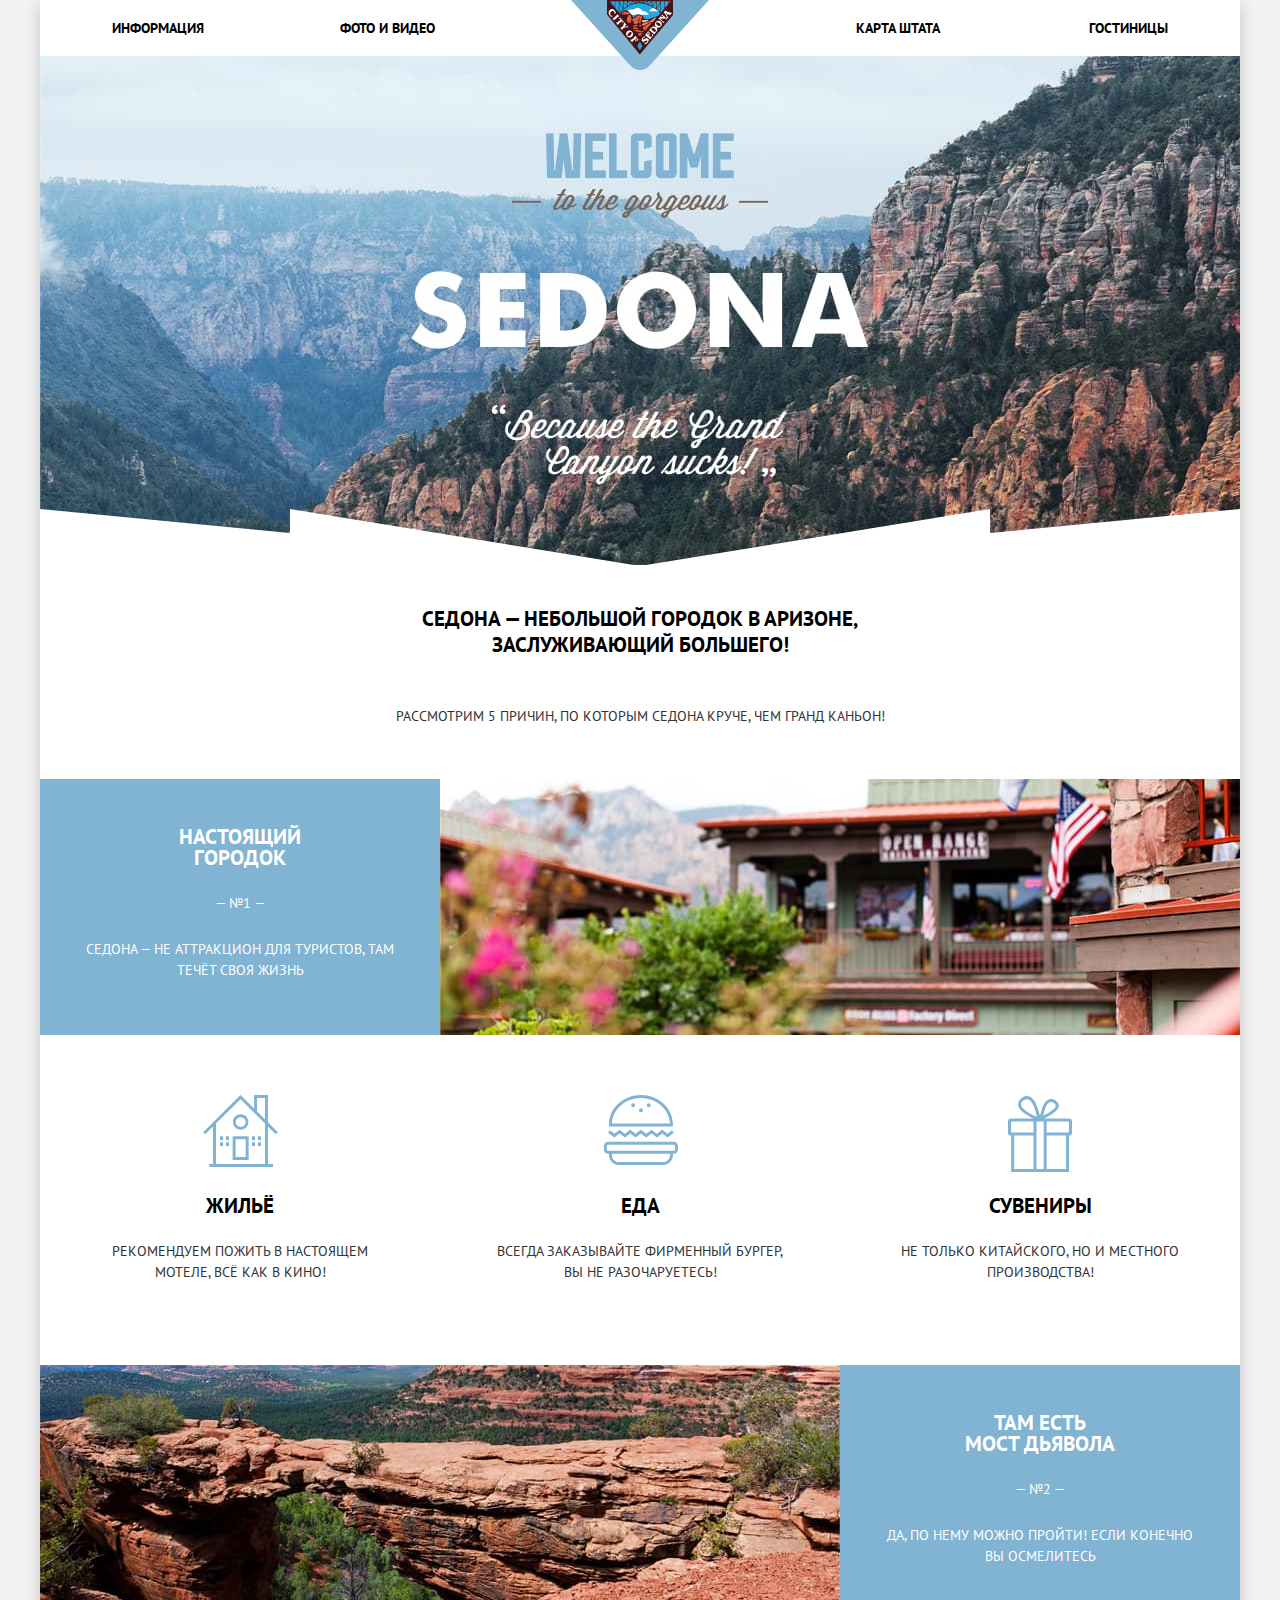
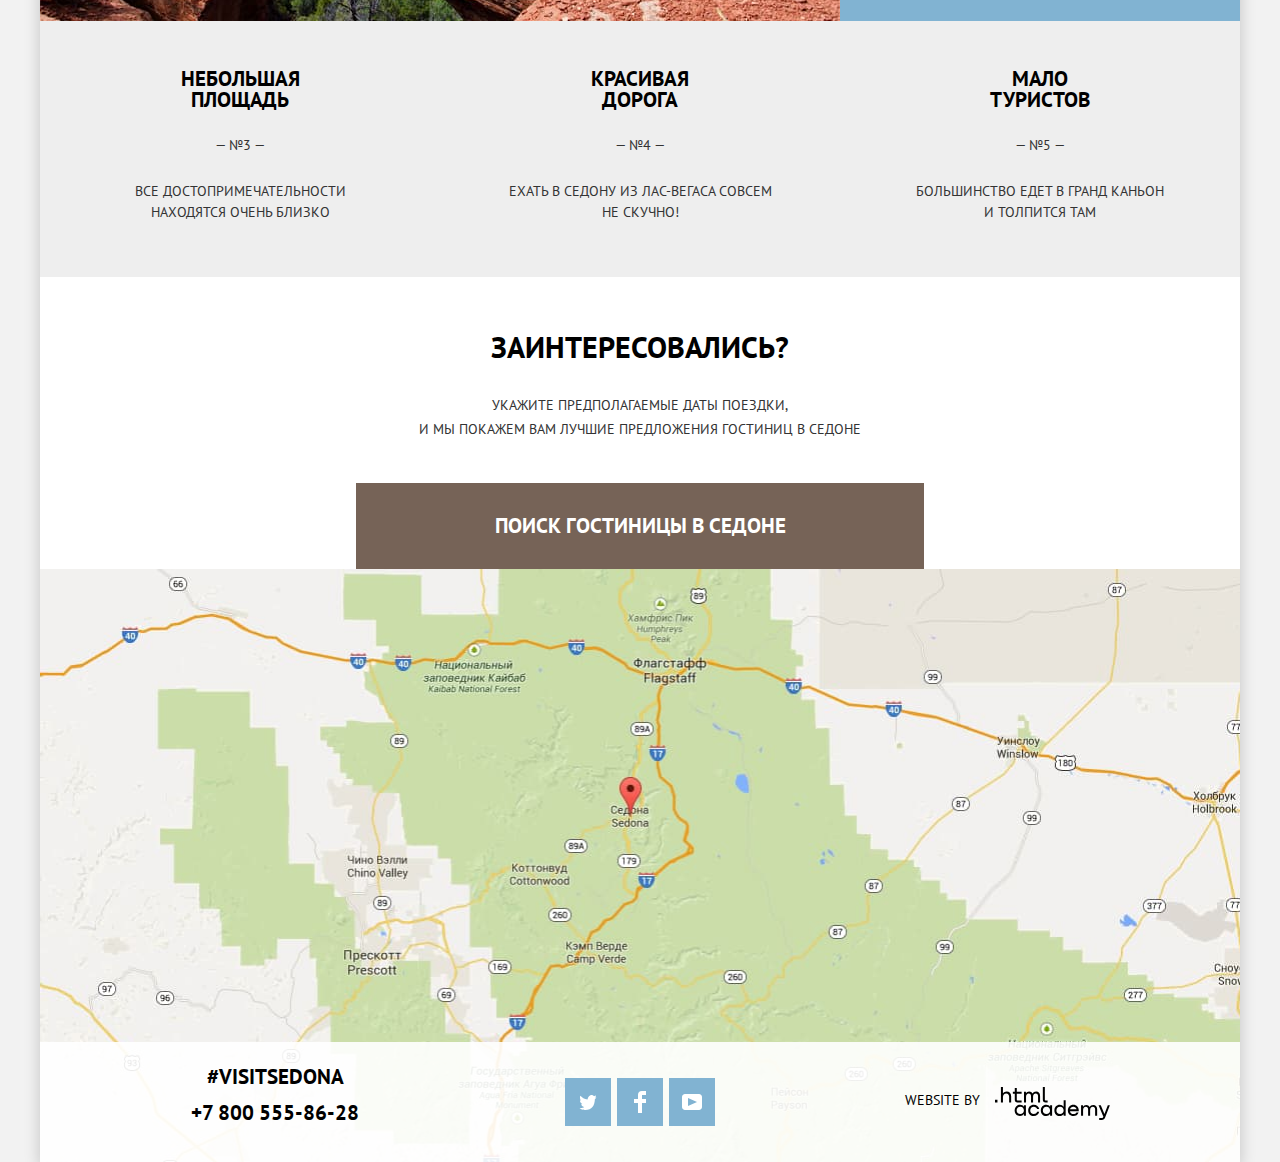
<file: index.html>
<!DOCTYPE html>
<html lang="ru">

<head>
  <meta charset="utf-8">
  <meta name="viewport" content="width=device-width, initial-scale=1">
  <title>HTML Academy: Седона</title>


  <link rel="icon" href="favicon.ico">
  <link rel="icon" href="img/favicon/icon.svg" type="image/svg+xml">
  <link rel="apple-touch-icon" href="img/favicon/180.png">
  <link rel="manifest" href="manifest.webmanifest">

  <link href="css/normalize.min.css" rel="stylesheet">
  <link href="css/style.min.css" rel="stylesheet">
</head>

<body>
  <div class="container">
    <h1 class="visually-hidden">Аренда жилья в городке Седона</h1>
    <header class="main-header">
      <a class="logo">
        <img src="img/logo.svg" width="138" height="70" alt="Логотип города Седона">
        <span class="visually-hidden">Логотип города Седона</span>
      </a>
      <nav class="navigation">
        <ul class="navigation-list">
          <li class="navigation-list__item">
            <a class="navigation-list__link" href="#">Информация</a>
          </li>
          <li class="navigation-list__item">
            <a class="navigation-list__link" href="#">Фото и видео</a>
          </li>
          <li class="navigation-list__item">
            <a class="navigation-list__link" href="#">Карта штата</a>
          </li>
          <li class="navigation-list__item">
            <a class="navigation-list__link" href="catalog.html">Гостиницы</a>
          </li>
        </ul>
      </nav>
    </header>

    <main>
      <section class="welcome">
        <div class="welcome__image">
          <img src="img/welcome.jpg" width="1200" height="510" alt="Панорама гор">
        </div>
        <h2 class="welcome__title">Седона — небольшой городок в Аризоне,<br>заслуживающий большего!</h2>
        <p class="welcome__text">Рассмотрим 5 причин, по которым Седона круче, чем гранд каньон!</p>
      </section>

      <section class="advantages">
        <h2 class="visually-hidden">Преимущества городка</h2>
        <ul class="advantages-list">
          <li class="advantages-list__item advantages-list__item--blue advantages-list__item--big">
            <div class="advantages-list__item-wrapper">
              <h3 class="advantages-list__item-title">Настоящий городок</h3>
              <span class="advantages-list__item-number">— №1 —</span>
              <p class="advantages-list__item-text">Седона — не аттракцион для туристов, там течёт своя жизнь</p>
            </div>
            <img class="advantages-list__item-image" src="img/town.jpg" width="800" height="256" alt="Фото городка">
          </li>

          <li class="advantages-list__item advantages-list__item--subtitle">
            <ul class="features-list">
              <li class="features-list__item features-list__item--housing">
                <h3 class="features-list__item-title">Жильё</h3>
                <p class="features-list__item-text">Рекомендуем пожить в настоящем мотеле, всё как в кино!</p>
              </li>

              <li class="features-list__item features-list__item--food">
                <h3 class="features-list__item-title">Еда</h3>
                <p class="features-list__item-text">Всегда заказывайте фирменный бургер,<br>вы не разочаруетесь!</p>
              </li>

              <li class="features-list__item features-list__item--souvenirs">
                <h3 class="features-list__item-title">Сувениры</h3>
                <p class="features-list__item-text">Не только китайского, но и местного производства!</p>
              </li>
            </ul>
          </li>

          <li class="advantages-list__item advantages-list__item--blue advantages-list__item--big-reverse">
            <div class="advantages-list__item-wrapper">
              <h3 class="advantages-list__item-title">Там есть Мост дьявола</h3>
              <span class="advantages-list__item-number">— №2 —</span>
              <p class="advantages-list__item-text">Да, по нему можно пройти! Если конечно вы осмелитесь</p>
            </div>
            <img class="advantages-list__item-image" src="img/devil-bridge.jpg" width="800" height="256" alt="Мост дьявола">
          </li>

          <li class="advantages-list__item">
            <h3 class="advantages-list__item-title">Небольшая площадь</h3>
            <span class="advantages-list__item-number">— №3 —</span>
            <p class="advantages-list__item-text">Все достопримечательности<br>находятся очень близко</p>
          </li>

          <li class="advantages-list__item">
            <h3 class="advantages-list__item-title">Красивая дорога</h3>
            <span class="advantages-list__item-number">— №4 —</span>
            <p class="advantages-list__item-text">Ехать в седону из лас-вегаса совсем<br>не скучно!</p>
          </li>

          <li class="advantages-list__item">
            <h3 class="advantages-list__item-title">Мало туристов</h3>
            <span class="advantages-list__item-number">— №5 —</span>
            <p class="advantages-list__item-text">Большинство едет в гранд каньон<br>и толпится там</p>
          </li>
        </ul>
      </section>

      <section class="search">
        <h2 class="search__title">Заинтересовались?</h2>
        <p class="search__text">Укажите предполагаемые даты поездки,<br>и мы покажем вам лучшие предложения гостиниц в седоне</p>
        <a class="search__button button button--brown button--xl" href="#">Поиск гостиницы в Седоне</a>
        <form class="search__form" action="https://echo.htmlacademy.ru/" method="GET">

          <label class="search__form-label search__form-label--date" for="arrival-date">Дата заезда:
            <input class="search__form-date" type="text" id="arrival-date" placeholder="24 апреля 2017">
            <a class="search__form-date-icon" href="#">
              <svg width="21" height="23" xmlns="http://www.w3.org/2000/svg">
                <path fill-rule="evenodd" clip-rule="evenodd"
                  d="M16.406 3.025h2.845c.966 0 1.749.822 1.749 1.837v16.302C21 22.179 20.217 23 19.251 23H1.75C.784 23 0 22.179 0 21.164V4.862c0-1.015.784-1.837 1.75-1.837h2.843V1.648c0-.381.294-.689.657-.689.362 0 .656.308.656.689v1.377h3.938V1.648c0-.381.294-.689.657-.689.361 0 .655.308.655.689v1.377h3.938V1.648c0-.381.293-.689.656-.689.362 0 .656.308.656.689v1.377zm3.159 18.459a.448.448 0 00.123-.32h.001V4.862a.449.449 0 00-.437-.459h-2.845v1.378c0 .381-.294.689-.656.689-.363 0-.656-.308-.656-.689V4.403h-3.938v1.378c0 .381-.294.689-.655.689-.363 0-.657-.308-.657-.689V4.403H5.907v1.378c0 .381-.294.689-.656.689-.363 0-.657-.308-.657-.689V4.403H1.75a.45.45 0 00-.438.459v16.302a.45.45 0 00.438.459h17.501a.448.448 0 00.314-.139z" />
                <path fill-rule="evenodd" clip-rule="evenodd"
                  d="M4.594 9.225h2.625v2.066H4.594V9.225zm0 3.443h2.625v2.067H4.594v-2.067zm2.625 3.444H4.594v2.066h2.625v-2.066zm1.969 0h2.625v2.066H9.188v-2.066zm2.625-3.444H9.188v2.067h2.625v-2.067zM9.188 9.225h2.625v2.066H9.188V9.225zm7.218 6.887h-2.625v2.066h2.625v-2.066zm-2.625-3.444h2.625v2.067h-2.625v-2.067zm2.625-3.443h-2.625v2.066h2.625V9.225z" />
              </svg>
            </a>
          </label>

          <label class="search__form-label search__form-label--date" for="departure-date">Дата выезда:
            <input class="search__form-date" type="text" id="departure-date" placeholder="4 июля 2017">
            <a class="search__form-date-icon" href="#">
              <svg width="21" height="23" xmlns="http://www.w3.org/2000/svg">
                <path fill-rule="evenodd" clip-rule="evenodd"
                  d="M16.406 3.025h2.845c.966 0 1.749.822 1.749 1.837v16.302C21 22.179 20.217 23 19.251 23H1.75C.784 23 0 22.179 0 21.164V4.862c0-1.015.784-1.837 1.75-1.837h2.843V1.648c0-.381.294-.689.657-.689.362 0 .656.308.656.689v1.377h3.938V1.648c0-.381.294-.689.657-.689.361 0 .655.308.655.689v1.377h3.938V1.648c0-.381.293-.689.656-.689.362 0 .656.308.656.689v1.377zm3.159 18.459a.448.448 0 00.123-.32h.001V4.862a.449.449 0 00-.437-.459h-2.845v1.378c0 .381-.294.689-.656.689-.363 0-.656-.308-.656-.689V4.403h-3.938v1.378c0 .381-.294.689-.655.689-.363 0-.657-.308-.657-.689V4.403H5.907v1.378c0 .381-.294.689-.656.689-.363 0-.657-.308-.657-.689V4.403H1.75a.45.45 0 00-.438.459v16.302a.45.45 0 00.438.459h17.501a.448.448 0 00.314-.139z" />
                <path fill-rule="evenodd" clip-rule="evenodd"
                  d="M4.594 9.225h2.625v2.066H4.594V9.225zm0 3.443h2.625v2.067H4.594v-2.067zm2.625 3.444H4.594v2.066h2.625v-2.066zm1.969 0h2.625v2.066H9.188v-2.066zm2.625-3.444H9.188v2.067h2.625v-2.067zM9.188 9.225h2.625v2.066H9.188V9.225zm7.218 6.887h-2.625v2.066h2.625v-2.066zm-2.625-3.444h2.625v2.067h-2.625v-2.067zm2.625-3.443h-2.625v2.066h2.625V9.225z" />
              </svg>
            </a>
          </label>

          <div class="search__form-inner search__form-inner--grow">
            <label class="search__form-label" for="adults">Взрослые:</label>
            <div class="search__form-quantity">
              <button class="search__form-quantity-button" type="button">
                <span class="visually-hidden">Меньше</span>
                <svg width="12" height="3" xmlns="http://www.w3.org/2000/svg">
                  <path d="M0 0h12v3H0z" />
                </svg>
              </button>
              <input class="search__form-number" type="text" id="adults" placeholder="2">
              <button class="search__form-quantity-button" type="button">
                <span class="visually-hidden">Больше</span>
                <svg width="11" height="11" xmlns="http://www.w3.org/2000/svg">
                  <path fill-rule="evenodd" clip-rule="evenodd" d="M4.23 6.77V11h2.54V6.77H11V4.23H6.77V0H4.23v4.23H0v2.54h4.23z" />
                </svg>
              </button>
            </div>
          </div>

          <div class="search__form-inner">
            <label class="search__form-label" for="children">Дети:</label>
            <div class="search__form-quantity">
              <button class="search__form-quantity-button" type="button">
                <span class="visually-hidden">Меньше</span>
                <svg width="12" height="3" xmlns="http://www.w3.org/2000/svg">
                  <path d="M0 0h12v3H0z" />
                </svg>
              </button>
              <input class="search__form-number" type="text" id="children" placeholder="0">
              <button class="search__form-quantity-button" type="button">
                <span class="visually-hidden">Больше</span>
                <svg width="11" height="11" xmlns="http://www.w3.org/2000/svg">
                  <path fill-rule="evenodd" clip-rule="evenodd" d="M4.23 6.77V11h2.54V6.77H11V4.23H6.77V0H4.23v4.23H0v2.54h4.23z" />
                </svg>
              </button>
            </div>
          </div>
          <button class="search__form-button button button--l" type="submit">Найти</button>
        </form>
      </section>

      <div class="map">
        <iframe
          src="https://www.google.com/maps/embed?pb=!1m18!1m12!1m3!1d419184.16224949114!2d-111.65224016412151!3d34.83420336961755!2m3!1f0!2f0!3f0!3m2!1i1024!2i768!4f13.1!3m3!1m2!1s0x872da132f942b00d%3A0x5548c523fa6c8efd!2z0KHQtdC00L7QvdCwLCDQkNGA0LjQt9C-0L3QsCA4NjMzNiwg0KHQqNCQ!5e0!3m2!1sru!2sru!4v1626117344781!5m2!1sru!2sru"
          style="border: 0;" allowfullscreen="" loading="lazy">
        </iframe>
        <img src="img/map.jpg" width="1200" height="593" alt="Седона на карте">
      </div>
    </main>

    <footer class="main-footer main-footer--index">
      <section class="contacts">
        <h2 class="visually-hidden">Контакты</h2>
        <ul class="contacts-list">
          <li class="contacts-list__item">
            <a class="contacts-list__link" href="#">#visitSEDONA</a>
          </li>
          <li class="contacts-list__item">
            <a class="contacts-list__link" href="tel:88005558628">+7 800 555-86-28</a>
          </li>
        </ul>
      </section>

      <section class="social">
        <h2 class="visually-hidden">Социальные сети</h2>
        <ul class="social-list">
          <li class="social-list__item">
            <a class="social-list__link" href="#">
              <svg width="17" height="16" xmlns="http://www.w3.org/2000/svg">
                <path
                  d="M10.95 1.144c1.685-.496 2.984.27 3.577 1.18.673-.232 1.331-.482 2.011-.709a2.345 2.345 0 01-.857 1.768c.685.17 1.304-.49 1.304-.49-.169 1-1.006 1.787-1.563 2.023-.231 6.75-3.175 11.217-10.077 11.082h-.446c-.41 0-4.164-.46-4.898-1.887 2.271.196 3.893-.422 4.693-1.177-.96-.3-2.679-.477-2.979-2.95.349.106.564.228 1.19.12C1.705 9.246.374 8.53.448 6.33c.285.328 1.067.536 1.34.472-.703-.24-1.97-3.36-.894-4.952 1.818 1.854 3.735 3.606 7.152 3.773.208-2.293 1.137-3.83 2.904-4.479z" />
              </svg>
              <span class="visually-hidden">Twitter</span>
            </a>
          </li>
          <li class="social-list__item">
            <a class="social-list__link" href="#">
              <svg width="12" height="22" xmlns="http://www.w3.org/2000/svg">
                <path d="M12 4V0H8a4 4 0 00-4 4v4H0v4h4v10h4V12h4V8H8V4h4z" />
              </svg>
              <span class="visually-hidden">Facebook</span>
            </a>
          </li>
          <li class="social-list__item">
            <a class="social-list__link" href="#">
              <svg width="20" height="16" xmlns="http://www.w3.org/2000/svg">
                <path fill-rule="evenodd" clip-rule="evenodd" d="M3 0h14c1.65 0 3 1.35 3 3v10c0 1.65-1.35 3-3 3H3c-1.65 0-3-1.35-3-3V3c0-1.65 1.35-3 3-3zm3.027 4.002v7.996L15.014 8 6.027 4.002z" />
              </svg>
              <span class="visually-hidden">Youtube</span>
            </a>
          </li>
        </ul>
      </section>

      <div class="author">
        <b>Website by</b>
        <a class="author__link" href="https://htmlacademy.ru/intensive/htmlcss">
          <span class="visually-hidden">HTML и CSS. Профессиональная вёрстка сайтов</span>
          <svg width="115" height="33" xmlns="http://www.w3.org/2000/svg">
            <path
              d="M0 12.87v2.573h2.458v-2.574H0zM11.647 4.526c-1.56 0-2.822.707-3.612 1.737h-.086V0H5.92v15.443h2.03v-5.298c0-2.123 1.325-3.646 3.27-3.646 1.838 0 2.907 1.373 2.907 3.217v5.727h2.03V9.352c0-2.939-1.816-4.826-4.51-4.826zM26.617 4.827h-4.809V1.073h-2.03v3.754h-1.924V6.8h1.924v5.984c0 1.716.962 2.66 2.693 2.66h4.146v-1.995h-3.74c-.684 0-1.069-.386-1.069-1.05V6.8h4.81V4.827zM41.121 4.547c-1.624 0-2.863.794-3.547 2.06h-.064c-.62-1.245-1.774-2.06-3.356-2.06-1.41 0-2.48.75-3.12 1.802h-.086V4.826h-1.945v10.617h2.03V9.995c0-1.995 1.048-3.453 2.63-3.496 1.495-.043 2.372 1.03 2.372 2.638v6.306h2.03v-5.62c0-2.38 1.41-3.324 2.63-3.324 1.474 0 2.35 1.03 2.35 2.638v6.306h2.03v-6.52c0-2.574-1.453-4.376-3.954-4.376zM47.827 12.697c0 1.738.983 2.746 2.8 2.746h2.009V13.47h-1.71c-.684 0-1.069-.386-1.069-1.051V0h-2.03v12.697zM28.905 19.689h-.086c-.792-1.066-2.076-1.813-3.79-1.834-3.147-.043-5.395 2.282-5.395 5.565 0 3.305 2.29 5.63 5.374 5.587 1.756-.022 3.019-.81 3.811-1.94h.086v1.641h2.013V18.154h-2.013v1.535zm-3.597 7.356c-2.227 0-3.64-1.62-3.64-3.625 0-2.004 1.413-3.625 3.64-3.625 2.162 0 3.576 1.62 3.576 3.625 0 1.983-1.414 3.625-3.576 3.625zM44.21 21.991c-.493-2.388-2.613-4.136-5.396-4.136-3.362 0-5.61 2.452-5.61 5.565 0 3.113 2.248 5.587 5.61 5.587 2.783 0 4.903-1.792 5.395-4.2h-2.12c-.427 1.342-1.69 2.26-3.254 2.26-2.184 0-3.597-1.643-3.597-3.647 0-2.004 1.413-3.625 3.597-3.625 1.627 0 2.827.96 3.255 2.196h2.12zM55.084 19.689h-.086c-.792-1.066-2.077-1.813-3.79-1.834-3.147-.043-5.395 2.282-5.395 5.565 0 3.305 2.29 5.63 5.374 5.587 1.756-.022 3.019-.81 3.811-1.94h.086v1.641h2.012V18.154h-2.012v1.535zm-3.597 7.356c-2.227 0-3.64-1.62-3.64-3.625 0-2.004 1.413-3.625 3.64-3.625 2.162 0 3.575 1.62 3.575 3.625 0 1.983-1.413 3.625-3.575 3.625zM68.654 19.795h-.086c-.792-1.13-2.12-1.919-3.811-1.94-3.083-.043-5.374 2.282-5.374 5.587 0 3.283 2.248 5.607 5.395 5.565 1.67-.022 2.998-.768 3.769-1.834h.107v1.535h2.013V13.356h-2.013v6.44zm-3.597 7.271c-2.227 0-3.64-1.62-3.64-3.624 0-2.005 1.413-3.625 3.64-3.625 2.162 0 3.575 1.642 3.575 3.625 0 2.004-1.413 3.624-3.575 3.624zM78.33 17.855c-3.255 0-5.482 2.495-5.482 5.586 0 3.007 2.099 5.566 5.524 5.566 2.484 0 4.475-1.344 5.182-3.583h-2.12c-.47 1.003-1.605 1.642-2.976 1.642-1.927 0-3.297-1.28-3.447-2.92h8.757c.278-3.52-1.927-6.291-5.438-6.291zm-.043 1.94c1.691 0 2.955 1.045 3.276 2.559h-6.51c.3-1.493 1.564-2.559 3.234-2.559zM98.198 17.876c-1.627 0-2.868.79-3.554 2.047h-.064c-.62-1.236-1.777-2.047-3.362-2.047-1.413 0-2.483.746-3.126 1.791h-.085v-1.514h-1.949v10.555h2.034v-5.416c0-1.983 1.05-3.433 2.634-3.476 1.499-.042 2.377 1.024 2.377 2.623v6.269h2.034v-5.586c0-2.367 1.413-3.305 2.633-3.305 1.478 0 2.355 1.023 2.355 2.622v6.269h2.035v-6.482c0-2.559-1.456-4.35-3.962-4.35zM109.441 27.024l-3.64-8.87h-2.248l4.839 11.556-.021.043c-.343.874-.728 1.194-1.67 1.194h-2.505v2.026h2.505c1.841 0 2.826-.832 3.511-2.623l4.668-12.196h-2.077l-3.362 8.87z" />
          </svg>
        </a>
      </div>
    </footer>
  </div>

  <script src="js/script.min.js"></script>
</body>

</html>
</file>
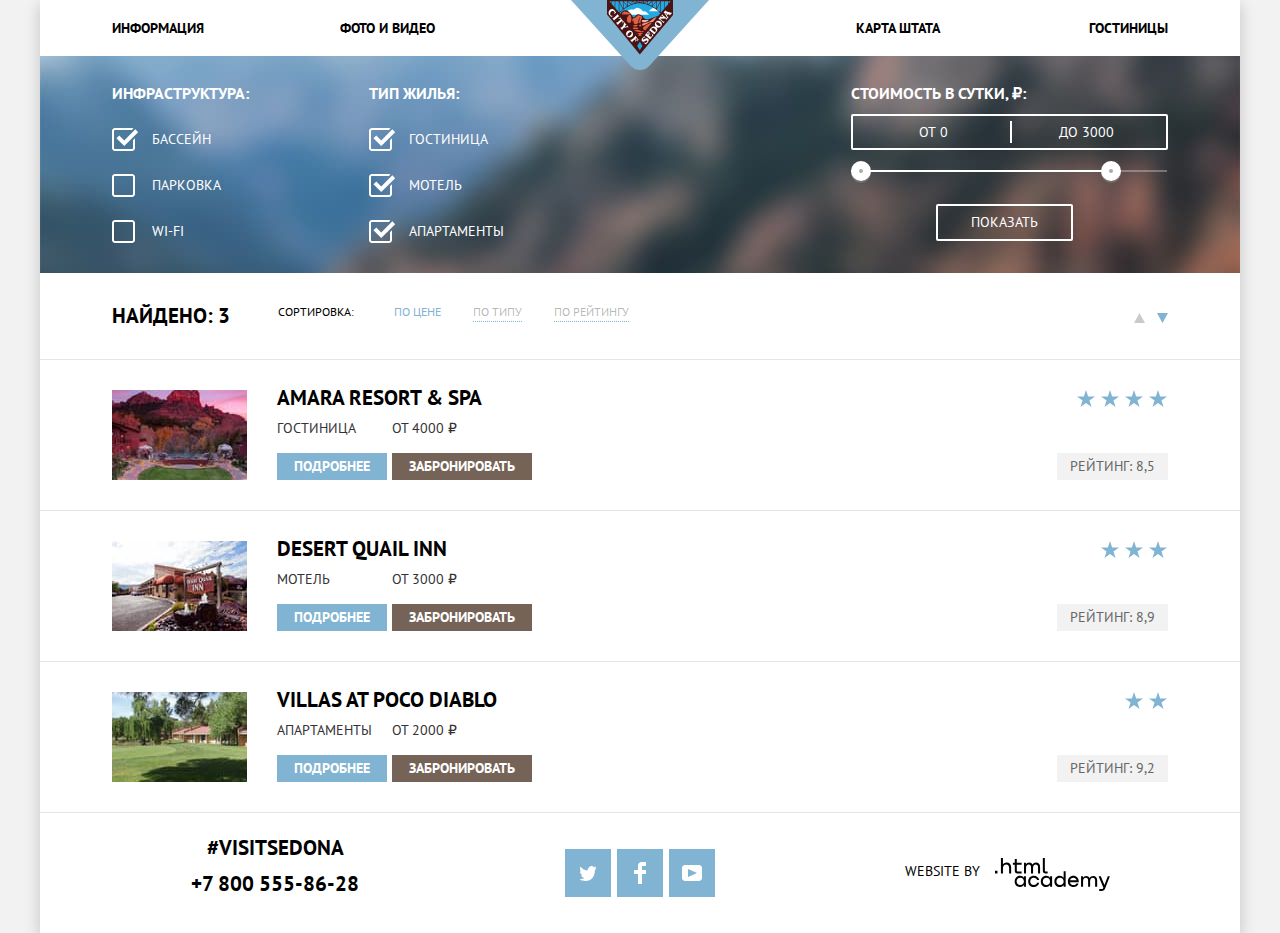
<file: catalog.html>
<!DOCTYPE html>
<html lang="ru">

<head>
  <meta charset="utf-8">
  <meta name="viewport" content="width=device-width, initial-scale=1">
  <title>HTML Academy: Седона</title>


  <link rel="icon" href="favicon.ico">
  <link rel="icon" href="img/favicon/icon.svg" type="image/svg+xml">
  <link rel="apple-touch-icon" href="img/favicon/180.png">
  <link rel="manifest" href="manifest.webmanifest">

  <link href="css/normalize.min.css" rel="stylesheet">
  <link href="css/style.min.css" rel="stylesheet">
</head>

<body>
  <div class="container">
    <h1 class="visually-hidden">Аренда жилья в городке Седона</h1>
    <header class="main-header">
      <a class="logo" href="index.html">
        <img src="img/logo.svg" width="138" height="70" alt="Логотип города Седона">
        <span class="visually-hidden">Логотип города Седона</span>
      </a>
      <nav class="navigation">
        <ul class="navigation-list">
          <li class="navigation-list__item">
            <a class="navigation-list__link" href="#">Информация</a>
          </li>
          <li class="navigation-list__item">
            <a class="navigation-list__link" href="#">Фото и видео</a>
          </li>
          <li class="navigation-list__item">
            <a class="navigation-list__link" href="#">Карта штата</a>
          </li>
          <li class="navigation-list__item">
            <a class="navigation-list__link" href="#">Гостиницы</a>
          </li>
        </ul>
      </nav>
    </header>

    <main>
      <section class="filter">
        <h2 class="visually-hidden">Фильтр апартаментов</h2>
        <form class="filter-form" action="https://echo.htmlacademy.ru/" method="GET">
          <fieldset class="filter-form__fieldset">
            <legend class="filter-form__legend">Инфраструктура:</legend>
            <ul class="filter-form__list">
              <li class="filter-form__list-item">
                <input class="filter-form__checkbox visually-hidden" type="checkbox" name="pool" id="pool" checked>
                <label class="filter-form__checkbox-label" for="pool">Бассейн</label>
              </li>
              <li class="filter-form__list-item">
                <input class="filter-form__checkbox visually-hidden" type="checkbox" name="parking" id="parking">
                <label class="filter-form__checkbox-label" for="parking">Парковка</label>
              </li>
              <li class="filter-form__list-item">
                <input class="filter-form__checkbox visually-hidden" type="checkbox" name="wi-fi" id="wi-fi">
                <label class="filter-form__checkbox-label" for="wi-fi">Wi-Fi</label>
              </li>
            </ul>
          </fieldset>

          <fieldset class="filter-form__fieldset">
            <legend class="filter-form__legend">Тип жилья:</legend>
            <ul class="filter-form__list">
              <li class="filter-form__list-item">
                <input class="filter-form__checkbox visually-hidden" type="checkbox" name="hotel" id="hotel" checked>
                <label class="filter-form__checkbox-label" for="hotel">Гостиница</label>
              </li>
              <li class="filter-form__list-item">
                <input class="filter-form__checkbox visually-hidden" type="checkbox" name="motel" id="motel" checked>
                <label class="filter-form__checkbox-label" for="motel">Мотель</label>
              </li>
              <li class="filter-form__list-item">
                <input class="filter-form__checkbox visually-hidden" type="checkbox" name="apartments" id="apartments" checked>
                <label class="filter-form__checkbox-label" for="apartments">Апартаменты</label>
              </li>
            </ul>
          </fieldset>

          <fieldset class="filter-form__fieldset filter-form__prices">
            <legend class="filter-form__legend">Стоимость в сутки, ₽:</legend>

            <ul class="prices">
              <li class="prices__item">
                <label class="prices__label" for="min-price">От</label>
                <input class="prices__input" id="min-price" type="text" value="0">
              </li>
              <li class="prices__item">
                <label class="prices__label" for="max-price">До</label>
                <input class="prices__input" id="max-price" type="text" value="3000">
              </li>
            </ul>

            <div class="price-range">
              <div class="price-range__scale">
                <button class="price-range__button price-range__button--min" type="button">
                  <span class="visually-hidden">Минимальная цена</span>
                </button>
                <button class="price-range__button price-range__button--max" type="button">
                  <span class="visually-hidden">Максимальная цена</span>
                </button>
              </div>
            </div>

            <button class="filter-form__button" type="submit">Показать</button>
          </fieldset>
        </form>
      </section>

      <div class="catalog">
        <section class="sorting">
          <b class="sorting__results">Найдено: 3</b>
          <h2 class="sorting__title">Сортировка:</h2>
          <ul class="sorting__list">
            <li class="sorting__list-item">
              <a class="sorting__list-link sorting__list-link--active" href="#">По цене</a>
            </li>
            <li class="sorting__list-item">
              <a class="sorting__list-link" href="#">По типу</a>
            </li>
            <li class="sorting__list-item sorting__list-item--m-r-auto">
              <a class="sorting__list-link" href="#">По рейтингу</a>
            </li>
            <li class="sorting__list-item sorting__list-item--arrow">
              <a class="sorting__list-link sorting__list-link--arrow" href="#">
                <span class="visually-hidden">Сортировка по возрастанию</span>
                <svg width="11" height="10" xmlns="http://www.w3.org/2000/svg">
                  <path d="M5.5 0L0 10h11L5.5 0z" />
                </svg>
              </a>
            </li>
            <li class="sorting__list-item sorting__list-item--arrow">
              <a class="sorting__list-link sorting__list-link--active sorting__list-link--arrow" href="#">
                <span class="visually-hidden">Сортировка по убыванию</span>
                <svg width="11" height="10" xmlns="http://www.w3.org/2000/svg">
                  <path d="M5.5 10L0 0h11" />
                </svg>
              </a>
            </li>
          </ul>
        </section>

        <ul class="apartament-list">
          <li class="apartament-list__item apartament">
            <a class="apartament__name" href="#">Amara Resort & Spa</a>
            <img class="apartament__image" width="135" height="90" src="img/amara.jpg" alt="Amara Resort & Spa">
            <span class="apartament__type">Гостиница</span>
            <span class="apartament__price">От 4000 ₽</span>
            <a class="apartament__more button" href="#">Подробнее</a>
            <a class="apartament__booking button button--brown" href="#">Забронировать</a>
            <ul class="apartament__rating-list rating-list">
              <li class="rating-list__item">
                <span class="visually-hidden">Звезда рейтинга</span>
              </li>
              <li class="rating-list__item">
                <span class="visually-hidden">Звезда рейтинга</span>
              </li>
              <li class="rating-list__item">
                <span class="visually-hidden">Звезда рейтинга</span>
              </li>
              <li class="rating-list__item">
                <span class="visually-hidden">Звезда рейтинга</span>
              </li>
            </ul>
            <span class="apartament__rating">Рейтинг: 8,5</span>
          </li>

          <li class="apartament-list__item apartament">
            <a class="apartament__name" href="#">Desert Quail Inn</a>
            <img class="apartament__image" width="135" height="90" src="img/desert.jpg" alt="Desert Quail Inn">
            <span class="apartament__type">Мотель</span>
            <span class="apartament__price">От 3000 ₽</span>
            <a class="apartament__more button" href="#">Подробнее</a>
            <a class="apartament__booking button button--brown" href="#">Забронировать</a>
            <ul class="apartament__rating-list rating-list">
              <li class="rating-list__item">
                <span class="visually-hidden">Звезда рейтинга</span>
              </li>
              <li class="rating-list__item">
                <span class="visually-hidden">Звезда рейтинга</span>
              </li>
              <li class="rating-list__item">
                <span class="visually-hidden">Звезда рейтинга</span>
              </li>
            </ul>
            <span class="apartament__rating">Рейтинг: 8,9</span>
          </li>

          <li class="apartament-list__item apartament">
            <a class="apartament__name" href="#">Villas at Poco Diablo</a>
            <img class="apartament__image" width="135" height="90" src="img/villas.jpg" alt="Villas at Poco Diablo">
            <span class="apartament__type">Апартаменты</span>
            <span class="apartament__price">От 2000 ₽</span>
            <a class="apartament__more button" href="#">Подробнее</a>
            <a class="apartament__booking button button--brown" href="#">Забронировать</a>
            <ul class="apartament__rating-list rating-list">
              <li class="rating-list__item">
                <span class="visually-hidden">Звезда рейтинга</span>
              </li>
              <li class="rating-list__item">
                <span class="visually-hidden">Звезда рейтинга</span>
              </li>
            </ul>
            <span class="apartament__rating">Рейтинг: 9,2</span>
          </li>
        </ul>
      </div>
    </main>

    <footer class="main-footer">
      <section class="contacts">
        <h2 class="visually-hidden">Контакты</h2>
        <ul class="contacts-list">
          <li class="contacts-list__item">
            <a class="contacts-list__link" href="#">#visitSEDONA</a>
          </li>
          <li class="contacts-list__item">
            <a class="contacts-list__link" href="tel:88005558628">+7 800 555-86-28</a>
          </li>
        </ul>
      </section>

      <section class="social">
        <h2 class="visually-hidden">Социальные сети</h2>
        <ul class="social-list">
          <li class="social-list__item">
            <a class="social-list__link" href="#">
              <svg width="17" height="16" xmlns="http://www.w3.org/2000/svg">
                <path
                  d="M10.95 1.144c1.685-.496 2.984.27 3.577 1.18.673-.232 1.331-.482 2.011-.709a2.345 2.345 0 01-.857 1.768c.685.17 1.304-.49 1.304-.49-.169 1-1.006 1.787-1.563 2.023-.231 6.75-3.175 11.217-10.077 11.082h-.446c-.41 0-4.164-.46-4.898-1.887 2.271.196 3.893-.422 4.693-1.177-.96-.3-2.679-.477-2.979-2.95.349.106.564.228 1.19.12C1.705 9.246.374 8.53.448 6.33c.285.328 1.067.536 1.34.472-.703-.24-1.97-3.36-.894-4.952 1.818 1.854 3.735 3.606 7.152 3.773.208-2.293 1.137-3.83 2.904-4.479z" />
              </svg>
              <span class="visually-hidden">Twitter</span>
            </a>
          </li>
          <li class="social-list__item">
            <a class="social-list__link" href="#">
              <svg width="12" height="22" xmlns="http://www.w3.org/2000/svg">
                <path d="M12 4V0H8a4 4 0 00-4 4v4H0v4h4v10h4V12h4V8H8V4h4z" />
              </svg>
              <span class="visually-hidden">Facebook</span>
            </a>
          </li>
          <li class="social-list__item">
            <a class="social-list__link" href="#">
              <svg width="20" height="16" xmlns="http://www.w3.org/2000/svg">
                <path fill-rule="evenodd" clip-rule="evenodd" d="M3 0h14c1.65 0 3 1.35 3 3v10c0 1.65-1.35 3-3 3H3c-1.65 0-3-1.35-3-3V3c0-1.65 1.35-3 3-3zm3.027 4.002v7.996L15.014 8 6.027 4.002z" />
              </svg>
              <span class="visually-hidden">Youtube</span>
            </a>
          </li>
        </ul>
      </section>

      <div class="author">
        <b>Website by</b>
        <a class="author__link" href="https://htmlacademy.ru/intensive/htmlcss">
          <span class="visually-hidden">HTML и CSS. Профессиональная вёрстка сайтов</span>
          <svg width="115" height="33" xmlns="http://www.w3.org/2000/svg">
            <path
              d="M0 12.87v2.573h2.458v-2.574H0zM11.647 4.526c-1.56 0-2.822.707-3.612 1.737h-.086V0H5.92v15.443h2.03v-5.298c0-2.123 1.325-3.646 3.27-3.646 1.838 0 2.907 1.373 2.907 3.217v5.727h2.03V9.352c0-2.939-1.816-4.826-4.51-4.826zM26.617 4.827h-4.809V1.073h-2.03v3.754h-1.924V6.8h1.924v5.984c0 1.716.962 2.66 2.693 2.66h4.146v-1.995h-3.74c-.684 0-1.069-.386-1.069-1.05V6.8h4.81V4.827zM41.121 4.547c-1.624 0-2.863.794-3.547 2.06h-.064c-.62-1.245-1.774-2.06-3.356-2.06-1.41 0-2.48.75-3.12 1.802h-.086V4.826h-1.945v10.617h2.03V9.995c0-1.995 1.048-3.453 2.63-3.496 1.495-.043 2.372 1.03 2.372 2.638v6.306h2.03v-5.62c0-2.38 1.41-3.324 2.63-3.324 1.474 0 2.35 1.03 2.35 2.638v6.306h2.03v-6.52c0-2.574-1.453-4.376-3.954-4.376zM47.827 12.697c0 1.738.983 2.746 2.8 2.746h2.009V13.47h-1.71c-.684 0-1.069-.386-1.069-1.051V0h-2.03v12.697zM28.905 19.689h-.086c-.792-1.066-2.076-1.813-3.79-1.834-3.147-.043-5.395 2.282-5.395 5.565 0 3.305 2.29 5.63 5.374 5.587 1.756-.022 3.019-.81 3.811-1.94h.086v1.641h2.013V18.154h-2.013v1.535zm-3.597 7.356c-2.227 0-3.64-1.62-3.64-3.625 0-2.004 1.413-3.625 3.64-3.625 2.162 0 3.576 1.62 3.576 3.625 0 1.983-1.414 3.625-3.576 3.625zM44.21 21.991c-.493-2.388-2.613-4.136-5.396-4.136-3.362 0-5.61 2.452-5.61 5.565 0 3.113 2.248 5.587 5.61 5.587 2.783 0 4.903-1.792 5.395-4.2h-2.12c-.427 1.342-1.69 2.26-3.254 2.26-2.184 0-3.597-1.643-3.597-3.647 0-2.004 1.413-3.625 3.597-3.625 1.627 0 2.827.96 3.255 2.196h2.12zM55.084 19.689h-.086c-.792-1.066-2.077-1.813-3.79-1.834-3.147-.043-5.395 2.282-5.395 5.565 0 3.305 2.29 5.63 5.374 5.587 1.756-.022 3.019-.81 3.811-1.94h.086v1.641h2.012V18.154h-2.012v1.535zm-3.597 7.356c-2.227 0-3.64-1.62-3.64-3.625 0-2.004 1.413-3.625 3.64-3.625 2.162 0 3.575 1.62 3.575 3.625 0 1.983-1.413 3.625-3.575 3.625zM68.654 19.795h-.086c-.792-1.13-2.12-1.919-3.811-1.94-3.083-.043-5.374 2.282-5.374 5.587 0 3.283 2.248 5.607 5.395 5.565 1.67-.022 2.998-.768 3.769-1.834h.107v1.535h2.013V13.356h-2.013v6.44zm-3.597 7.271c-2.227 0-3.64-1.62-3.64-3.624 0-2.005 1.413-3.625 3.64-3.625 2.162 0 3.575 1.642 3.575 3.625 0 2.004-1.413 3.624-3.575 3.624zM78.33 17.855c-3.255 0-5.482 2.495-5.482 5.586 0 3.007 2.099 5.566 5.524 5.566 2.484 0 4.475-1.344 5.182-3.583h-2.12c-.47 1.003-1.605 1.642-2.976 1.642-1.927 0-3.297-1.28-3.447-2.92h8.757c.278-3.52-1.927-6.291-5.438-6.291zm-.043 1.94c1.691 0 2.955 1.045 3.276 2.559h-6.51c.3-1.493 1.564-2.559 3.234-2.559zM98.198 17.876c-1.627 0-2.868.79-3.554 2.047h-.064c-.62-1.236-1.777-2.047-3.362-2.047-1.413 0-2.483.746-3.126 1.791h-.085v-1.514h-1.949v10.555h2.034v-5.416c0-1.983 1.05-3.433 2.634-3.476 1.499-.042 2.377 1.024 2.377 2.623v6.269h2.034v-5.586c0-2.367 1.413-3.305 2.633-3.305 1.478 0 2.355 1.023 2.355 2.622v6.269h2.035v-6.482c0-2.559-1.456-4.35-3.962-4.35zM109.441 27.024l-3.64-8.87h-2.248l4.839 11.556-.021.043c-.343.874-.728 1.194-1.67 1.194h-2.505v2.026h2.505c1.841 0 2.826-.832 3.511-2.623l4.668-12.196h-2.077l-3.362 8.87z" />
          </svg>
        </a>
      </div>
    </footer>
  </div>
</body>

</html>
</file>
<file: css/style.min.css>
@font-face{font-style:normal;font-weight:400;font-family:PTSans;src:local("PTSans"),url(../fonts/PTSans.woff2) format("woff2"),url(../fonts/PTSans.woff) format("woff")}@font-face{font-style:normal;font-weight:700;font-family:PTSans;src:local("PTSans"),url(../fonts/PTSans-Bold.woff2) format("woff2"),url(../fonts/PTSans-Bold.woff) format("woff")}@-webkit-keyframes bounce{0%{transform:translateY(0);opacity:1;-webkit-animation-timing-function:ease-in;animation-timing-function:ease-in}24%{opacity:1}40%{transform:translateY(-4%);-webkit-animation-timing-function:ease-in;animation-timing-function:ease-in}65%{transform:translateY(-3%);-webkit-animation-timing-function:ease-in;animation-timing-function:ease-in}82%{transform:translateY(-2%);-webkit-animation-timing-function:ease-in;animation-timing-function:ease-in}93%{transform:translateY(-1%);-webkit-animation-timing-function:ease-in;animation-timing-function:ease-in}25%,55%,75%,87%{transform:translateY(0);-webkit-animation-timing-function:ease-out;animation-timing-function:ease-out}100%{transform:translateY(0);opacity:1;-webkit-animation-timing-function:ease-out;animation-timing-function:ease-out}}@keyframes bounce{0%{transform:translateY(0);opacity:1;-webkit-animation-timing-function:ease-in;animation-timing-function:ease-in}24%{opacity:1}40%{transform:translateY(-4%);-webkit-animation-timing-function:ease-in;animation-timing-function:ease-in}65%{transform:translateY(-3%);-webkit-animation-timing-function:ease-in;animation-timing-function:ease-in}82%{transform:translateY(-2%);-webkit-animation-timing-function:ease-in;animation-timing-function:ease-in}93%{transform:translateY(-1%);-webkit-animation-timing-function:ease-in;animation-timing-function:ease-in}25%,55%,75%,87%{transform:translateY(0);-webkit-animation-timing-function:ease-out;animation-timing-function:ease-out}100%{transform:translateY(0);opacity:1;-webkit-animation-timing-function:ease-out;animation-timing-function:ease-out}}:root{--basic-black:#000000;--basic-white:#ffffff;--black-3:rgba(0, 0, 0, 0.3);--blue:#669ec0;--blue-dark:#5496bd;--blue-light:#81b3d2;--brown:#604e43;--brown-dark:#503e33;--brown-light:#766357;--gray-66:#666666;--gray-6a:#6a6a6a;--gray-a9:#a9a9a9;--gray-ab:#ababab;--gray-ca:#cacaca;--gray-dark:#bdbbbc;--gray-e5:#e5e5e5;--gray-eb:#ebebeb;--gray-ee:#eeeeee;--gray-f2:#f2f2f2;--search-form-shadow:rgba(0, 1, 1, 0.15);--shadow-button:rgba(171, 171, 171, 0.3);--shadow-color:rgba(0, 1, 1, 0.2);--text-color:#333333;--transparent:transparent;--white-3:rgba(255, 255, 255, 0.3);--white-9:rgba(255, 255, 255, 0.9)}html{box-sizing:border-box;height:100%}*,::after,::before{box-sizing:inherit}body{height:100%;margin:0;padding:0;font-weight:400;font-size:14px;line-height:26px;font-family:PTSans,Arial,sans-serif;color:var(--text-color);text-transform:uppercase;background-color:var(--gray-f2)}img{display:block;max-width:100%;height:auto}.visually-hidden:not(:focus):not(:active),input[type=checkbox].visually-hidden,input[type=radio].visually-hidden{position:absolute;width:1px;height:1px;margin:-1px;padding:0;overflow:hidden;white-space:nowrap;border:0;clip:rect(0 0 0 0);-webkit-clip-path:inset(100%);clip-path:inset(100%)}.container{position:relative;display:grid;width:1200px;min-height:100%;margin:0 auto;background-color:var(--basic-white);box-shadow:0 5px 15px var(--shadow-color);grid-template-rows:auto 1fr auto}.button{display:inline-block;margin:0;padding:3px 17px;font-weight:700;font-size:14px;line-height:21px;vertical-align:top;text-align:center;color:var(--basic-white);text-transform:uppercase;text-decoration:none;background-color:var(--blue-light);border:none;outline:0}.button:focus,.button:hover{background-color:var(--blue)}.button:active{color:var(--white-3);background-color:var(--blue-dark)}.button--brown{background-color:var(--brown-light)}.button--brown:focus,.button--brown:hover{background-color:var(--brown)}.button--brown:active{color:var(--white-3);background-color:var(--brown-dark)}.button--l{padding:16px 30px;font-size:21px;line-height:26px}.button--xl{padding:30px 60px;font-size:21px;line-height:26px}.main-header{position:relative;min-height:56px}.logo{position:absolute;top:0;left:50%;z-index:1;display:block;width:138px;height:70px;transform:translateX(-50%)}.navigation{padding:0 72px}.navigation-list{display:flex;flex-wrap:wrap;align-items:flex-start;margin:0;padding:0;list-style:none;text-align:left}.navigation-list__item{flex-basis:228px;padding:15px 0}.navigation-list__item:nth-child(4n+3),.navigation-list__item:nth-child(4n+4){text-align:right}.navigation-list__item:nth-child(2),.navigation-list__item:nth-child(4n+2){margin-right:auto}.navigation-list__link{display:inline-block;font-weight:700;font-size:14px;line-height:26px;vertical-align:top;text-align:center;color:var(--basic-black);text-decoration:none}.navigation-list__link:hover{color:var(--blue-light)}.navigation-list__link:active{color:var(--basic-black);opacity:.3}.navigation-list__link:not([href]){color:var(--brown-light)}.welcome{padding-bottom:50px}.welcome__image{position:relative;width:1200px;height:510px;margin-bottom:40px;background-color:var(--gray-ee)}.welcome__image::before{content:"";position:absolute;bottom:0;width:100%;height:57px;background-image:url(../img/mask.png)}.welcome__title{margin:0;margin-bottom:45px;padding:0 150px;font-weight:700;font-size:21px;line-height:26px;text-align:center;color:var(--basic-black)}.welcome__text{margin:0;margin-bottom:25px;padding:0 150px;text-align:center}.welcome__text:last-of-type{margin-bottom:0}.advantages-list{display:grid;margin:0;padding:0;list-style:none;grid-auto-rows:minmax(256px,auto);grid-template-columns:repeat(3,1fr);grid-template-rows:repeat(4,auto)}.advantages-list__item{min-height:256px;text-align:center;background-color:var(--gray-ee)}.advantages-list__item--blue{background-color:var(--blue-light)}.advantages-list__item--big{display:grid;grid-column:span 3;grid-template-columns:400px 1fr}.advantages-list__item--big-reverse{display:grid;grid-column:span 3;grid-template-columns:1fr 400px}.advantages-list__item--subtitle{grid-column:span 3}.advantages-list__item-title{position:relative;margin:0 0 25px;padding:47px 125px 0 125px;font-weight:700;font-size:21px;line-height:21px;color:var(--basic-black)}.advantages-list__item-number{position:relative;display:block;margin:0 0 25px;font-weight:400;font-size:14px;line-height:21px;color:var(--text-color)}.advantages-list__item-text{margin:0;padding:0 46px;font-size:14px;line-height:21px;color:var(--text-color)}.advantages-list__item--blue .advantages-list__item-number,.advantages-list__item--blue .advantages-list__item-text,.advantages-list__item--blue .advantages-list__item-title{color:var(--basic-white)}.advantages-list__item-image{height:100%;-o-object-fit:cover;object-fit:cover}.advantages-list__item--big-reverse .advantages-list__item-image{order:1}.advantages-list__item--big-reverse .advantages-list__item-wrapper{order:2}.features-list{display:grid;margin:0;padding:0;list-style:none;grid-template-columns:repeat(3,1fr)}.features-list__item{min-height:330px;padding-top:160px;text-align:center;background-color:var(--basic-white);background-repeat:no-repeat;background-position:center 60px}.features-list__item--housing{background-image:url(../img/home.svg)}.features-list__item--food{background-image:url(../img/food.svg)}.features-list__item--souvenirs{background-image:url(../img/souvenirs.svg)}.features-list__item-title{margin:0 0 25px;padding:0 125px;font-weight:700;font-size:21px;line-height:21px;color:var(--basic-black)}.features-list__item-text{margin:0;padding:0 46px;font-size:14px;line-height:21px;color:var(--text-color)}.search{position:relative;width:568px;margin:0 auto;padding:58px 0 0 0;text-align:center}.search__title{margin:0 0 34px;padding:0 40px;font-weight:700;font-size:30px;line-height:24px;color:var(--basic-black)}.search__text{margin:0 0 42px;padding:0;font-size:14px;line-height:24px}.search__button{width:100%}.search__form{position:absolute;z-index:1;display:flex;flex-wrap:wrap;justify-content:space-between;align-items:flex-start;padding:55px;background-color:var(--basic-white);box-shadow:0 7px 15px var(--search-form-shadow);-webkit-animation:bounce .9s both;animation:bounce .9s both}.search__form--hide{display:none}.search__form-inner{display:flex;justify-content:space-between;align-items:center;margin:0 0 53px}.search__form-inner--grow{flex-grow:1;margin-right:55px}.search__form-label{font-weight:700;font-size:14px;line-height:26px;color:var(--basic-black)}.search__form-label--date{position:relative;display:flex;justify-content:space-between;align-items:center;width:100%;margin:0 0 30px;grid-column:1/-1}.search__form-date-icon{position:absolute;top:50%;right:10px;transform:translateY(-50%);fill:var(--gray-a9)}.search__form-date-icon:hover{fill:var(--basic-black)}.search__form-date-icon:active{fill:var(--blue-light)}.search__form-date{position:relative;min-width:346px;padding:4px 40px 4px 13px;font-weight:700;font-size:14px;line-height:26px;color:var(--basic-black);text-transform:uppercase;background-color:var(--gray-f2);border:2px solid var(--transparent);outline:0}.search__form-date:hover{background-color:var(--gray-eb)}.search__form-date:focus{background-color:var(--basic-white);border-color:var(--gray-e5)}.search__form-date::-webkit-input-placeholder{font-weight:700;font-size:14px;line-height:26px;color:var(--basic-black);text-transform:uppercase}.search__form-date::-moz-placeholder{font-weight:700;font-size:14px;line-height:26px;color:var(--basic-black);text-transform:uppercase}.search__form-date::placeholder{font-weight:700;font-size:14px;line-height:26px;color:var(--basic-black);text-transform:uppercase}.search__form-number{width:36px;padding:4px;font-weight:700;font-size:14px;line-height:26px;text-align:center;color:var(--basic-black);text-transform:uppercase;background-color:var(--gray-f2);border:2px solid var(--transparent);outline:0}.search__form-number:hover{background-color:var(--gray-eb)}.search__form-number:focus{background-color:var(--basic-white);border-color:var(--gray-e5)}.search__form-number::-webkit-input-placeholder{font-weight:700;font-size:14px;line-height:26px;text-align:center;color:var(--basic-black);text-transform:uppercase}.search__form-number::-moz-placeholder{font-weight:700;font-size:14px;line-height:26px;text-align:center;color:var(--basic-black);text-transform:uppercase}.search__form-number::placeholder{font-weight:700;font-size:14px;line-height:26px;text-align:center;color:var(--basic-black);text-transform:uppercase}.search__form-quantity{display:flex;margin:0 0 0 25px}.search__form-quantity-button{position:relative;width:39px;min-height:38px;padding:0;background-color:var(--gray-f2);border:none}.search__form-quantity-button svg{position:absolute;top:50%;left:50%;transform:translate(-50%,-50%);fill:var(--gray-a9)}.search__form-quantity-button:hover svg{fill:var(--basic-black)}.search__form-quantity-button:active svg{fill:var(--blue-light)}.search__form-button{width:100%}.main-footer{display:grid;width:100%;min-height:120px;background-color:var(--white-9);grid-template-columns:repeat(3,1fr)}.main-footer--index{position:absolute;bottom:0}.contacts-list{margin:0;padding:22px 0 0 70px;list-style:none}.contacts-list__item{margin:0 0 10px;line-height:26px}.contacts-list__item:last-child{margin:0}.contacts-list__link{display:block;font-weight:700;font-size:21px;line-height:26px;text-align:center;color:var(--basic-black);text-transform:uppercase;text-decoration:none}.social{display:flex;justify-content:center;align-items:center}.social-list{display:flex;flex-wrap:wrap;margin:0;padding:0;list-style:none}.social-list__item{margin-right:6px}.social-list__item:last-child{margin-right:0}.social-list__link{position:relative;display:block;width:46px;height:48px;background-color:var(--blue-light)}.social-list__link svg{position:absolute;top:50%;left:50%;transform:translate(-50%,-50%);fill:var(--basic-white)}.social-list__link:hover{background-color:var(--blue)}.social-list__link:active{background-color:var(--blue-dark)}.social-list__link:active svg{opacity:.3}.author{display:flex;align-items:flex-start;padding:45px 0 0 65px}.author b{margin:0 15px 0 0;font-weight:400;font-size:14px;line-height:26px;color:var(--basic-black)}.author__link{fill:var(--basic-black)}.author__link:hover{fill:var(--blue-light)}.author__link:active{fill:var(--gray-dark)}.filter{min-height:217px;padding:0 72px;background-color:var(--basic-black);background-image:url(../img/filter-background.jpg);background-repeat:no-repeat;background-size:cover}.filter-form{display:flex;align-items:flex-start}.filter-form__fieldset{position:relative;margin:0 148px 0 0;padding:58px 0 0 0;border:none}.filter-form__prices{margin:0 0 0 auto}.filter-form__legend{position:absolute;top:27px;font-weight:700;font-size:16px;line-height:21px;color:var(--basic-white);text-transform:uppercase}.filter-form__list{margin:0;padding:12px 0 0 0;list-style:none}.filter-form__list-item{margin:0 0 20px}.filter-form__checkbox-label{position:relative;padding:0 0 0 40px;font-size:14px;line-height:21px;color:var(--basic-white);text-transform:uppercase;cursor:pointer}.filter-form__checkbox-label::before{content:"";position:absolute;top:-2px;left:0;width:23px;height:23px;background-image:url(../img/checkbox-off.svg)}.filter-form__checkbox:disabled+.filter-form__checkbox-label::before{background-image:url(../img/checkbox-off-disabled.svg)}.filter-form__checkbox:checked+.filter-form__checkbox-label::before{width:27px;height:23px;background-image:url(../img/checkbox-on.svg)}.filter-form__checkbox:disabled:checked+.filter-form__checkbox-label::before{background-image:url(../img/checkbox-on-disabled.svg)}.filter-form__checkbox:focus+.filter-form__checkbox-label::before{outline:1px solid var(--basic-white)}.prices{position:relative;display:flex;align-items:flex-start;width:317px;min-height:36px;margin:0 0 20px;padding:0 0 0 30px;list-style:none;border:2px solid var(--basic-white);border-radius:2px}.prices::before{content:"";position:absolute;top:5px;left:50%;width:2px;height:22px;background-color:var(--basic-white)}.prices__item{display:flex;flex-grow:1;justify-content:center;align-items:center;height:32px}.prices__label{margin:0 2px 0 0;font-size:14px;line-height:21px;color:var(--basic-white);text-transform:uppercase}.prices__input{width:50px;font-size:14px;line-height:21px;color:var(--basic-white);text-transform:uppercase;background:0 0;border:none}.price-range{position:relative;width:316px;height:2px;margin:0 0 32px;background-color:var(--white-3)}.price-range__scale{position:absolute;top:0;left:0;width:260px;height:2px;background-color:var(--basic-white)}.price-range__button{position:absolute;top:-9px;left:0;width:20px;height:20px;padding:0;background-color:var(--basic-white);border:none;border-radius:50%;box-shadow:0 2px 0 0 var(--shadow-button);cursor:pointer}.price-range__button:hover{transform:scale(1.2)}.price-range__button--min{left:0}.price-range__button--max{left:250px}.price-range__button::before{content:"";position:absolute;top:8px;left:8px;width:4px;height:4px;background-color:var(--gray-ab);border-radius:50%}.filter-form__button{display:block;min-width:137px;margin:0 auto;padding:6px 15px;font-size:14px;line-height:21px;color:var(--basic-white);text-transform:uppercase;background-color:var(--transparent);border:2px solid var(--basic-white);border-radius:2px;transform:translateX(-5px);cursor:pointer}.filter-form__button:hover{color:var(--basic-black);background-color:var(--basic-white)}.sorting{display:flex;align-items:flex-start;min-height:86px;padding:30px 72px}.sorting__results{margin:0 48px 0 0;font-weight:700;font-size:21px;line-height:26px;color:var(--basic-black);text-transform:uppercase}.sorting__title{margin:0 40px 0 0;font-weight:400;font-size:12px;line-height:18px;color:var(--basic-black);text-transform:uppercase}.sorting__list{display:flex;flex-grow:1;flex-wrap:wrap;align-items:flex-start;margin:0;padding:0;list-style:none}.sorting__list-item{margin:0 32px 0 0;line-height:18px}.sorting__list-item:last-child{margin:0}.sorting__list-item--m-r-auto{margin:0 auto 0 0}.sorting__list-item--arrow{margin:0 12px 0 0}.sorting__list-link{display:block;font-weight:400;font-size:12px;line-height:18px;color:var(--black-3);text-transform:uppercase;text-decoration:none;border-bottom:1px dotted var(--blue-light)}.sorting__list-link:hover{color:var(--blue-light)}.sorting__list-link:active{color:var(--basic-black);border:none}.sorting__list-link--active,.sorting__list-link--active:active,.sorting__list-link--active:hover{color:var(--blue-light);border:none}.sorting__list-link--arrow{padding:7px 0 0 0;border:none;fill:var(--gray-ca)}.sorting__list-link--arrow:hover{fill:var(--basic-black)}.sorting__list-link--arrow:active{fill:var(--blue-light)}.sorting__list-link--arrow.sorting__list-link--active,.sorting__list-link--arrow.sorting__list-link--active:active,.sorting__list-link--arrow.sorting__list-link--active:hover{fill:var(--blue-light)}.apartament-list{margin:0;padding:0;list-style:none;border-bottom:1px solid var(--gray-e5)}.apartament{display:grid;align-items:start;padding:30px 72px;border-top:1px solid var(--gray-e5);grid-template-columns:135px auto auto 1fr auto;grid-template-rows:repeat(3,auto)}.apartament__rating-list{grid-column:-1/-2;grid-row:1/2;justify-self:end}.apartament__name{margin:-5px 0 0 30px;font-weight:700;font-size:21px;line-height:26px;color:var(--basic-black);text-transform:uppercase;text-decoration:none;grid-column:2/5}.apartament__name:hover{color:var(--blue-light)}.apartament__name:active{color:var(--black-3)}.apartament__image{display:block;width:135px;height:90px;margin:0 30px 0 0;grid-column:1/2;grid-row:1/-1}.apartament__type{margin:0 0 0 30px;font-size:14px;line-height:21px;color:var(--text-color);text-transform:uppercase;grid-column:2/3;grid-row:2/3}.apartament__price{margin:0 0 0 5px;font-size:14px;line-height:21px;color:var(--text-color);text-transform:uppercase;grid-column:3/4;grid-row:2/3}.apartament__rating{align-self:end;min-width:110px;padding:3px 13px;font-size:14px;line-height:21px;color:var(--gray-66);text-transform:uppercase;background-color:var(--gray-f2);grid-column:-1/-2;grid-row:-1/-2;justify-self:start}.apartament__more{align-self:end;margin:0 0 0 30px;grid-column:2/3;grid-row:-1/-2;justify-self:start}.apartament__booking{align-self:end;margin:0 0 0 5px;grid-column:3/4;grid-row:-1/-2;justify-self:start}.rating-list{display:flex;align-items:flex-start;margin:0;padding:0;list-style:none}.rating-list__item{width:19px;height:17px;margin:0 5px 0 0;background-image:url(../img/star.svg)}.rating-list__item:last-child{margin:0}.map{position:relative;width:100%;height:593px}.map iframe{position:absolute;top:0;left:0;width:100%;height:100%}
</file>
